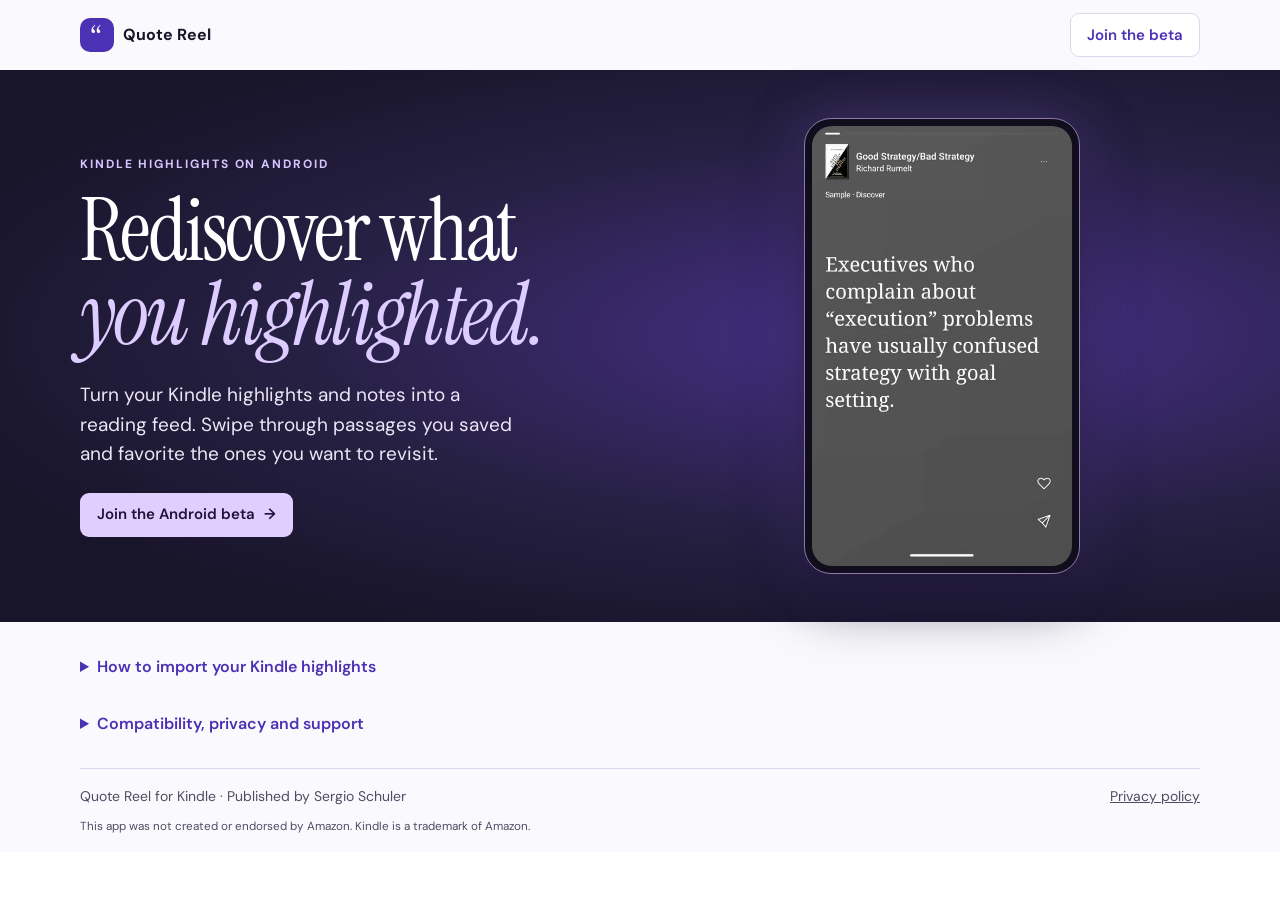
<file: index.html>
<!doctype html>
<html lang="en">
<head><meta name="google-site-verification" content="6V5SVfe9mJkCKMhUqfv1apUXd29265p5tfD_QJU7_Wg" /><meta charset="utf-8"><meta name="viewport" content="width=device-width,initial-scale=1"><meta name="description" content="Rediscover your Kindle highlights on Android. Import directly from Amazon and read offline. No Google Drive or browser extension needed."><title>Quote Reel for Kindle</title><link rel="icon" type="image/png" sizes="512x512" href="favicon.png"><link rel="stylesheet" href="landing.css?v=2"><script src="landing.js?v=2" defer></script></head>
<body>
<div id="qr-proposal">
  <header class="qr-nav qr-wrap">
    <div class="qr-brand"><span class="qr-mark" aria-hidden="true">“</span>Quote Reel</div>
    <a class="qr-btn qr-btn-outline" href="beta/">Join the beta</a>
  </header>
  <main>
    <div class="qr-hero">
      <div class="qr-hero-grid qr-wrap">
        <div>
          <p class="qr-eyebrow">Kindle highlights on Android</p>
          <h1>Rediscover what <em>you highlighted.</em></h1>
          <p class="qr-intro">Turn your Kindle highlights and notes into a reading feed. Swipe through passages you saved and favorite the ones you want to revisit.</p>
          <a class="qr-btn" href="beta/">Join the Android beta <span aria-hidden="true">→</span></a>
        </div>
        <figure class="qr-demo">
          <button type="button" class="qr-phone" aria-label="Play Quote Reel demo">
            <video muted loop playsinline preload="metadata" poster="demo-poster.jpg" aria-hidden="true">
              <source src="demo.mp4" type="video/mp4">
            </video>
          </button>
        </figure>
      </div>
    </div>
    <section class="qr-wrap qr-info" aria-label="About the app">
      <details><summary>How to import your Kindle highlights</summary>
        <ol><li><strong>Sign in to Amazon on your phone.</strong><p>Sync your Kindle over Wi-Fi, then sign in on Amazon’s own page inside Quote Reel.</p></li><li><strong>Import your highlights.</strong><p>Your Amazon.com notebook is saved privately on your phone for offline reading. No desktop computer, browser extension or Google Drive required.</p></li><li><strong>Read at your own pace.</strong><p>Swipe between highlights, tap to pause, or tap a book to read its highlights in order. Notes appear alongside the highlight when present.</p></li></ol>
      </details>
      <details><summary>Compatibility, privacy and support</summary>
        <p>The Android app requires Android 9 or later. Refresh from Amazon while reading; opening the app also refreshes when the last successful import is over 24 hours old. Keep the app open during import. Failed refreshes leave saved highlights unchanged. The browser extension is retired. If you used an earlier Drive-based version, update the Android app and sign in to Amazon again. Your existing Drive exports remain yours; the current app does not use them.</p><p>Only highlights and notes available in Amazon’s online notebook can be imported. Opening a book in the Kindle app does not jump directly to the highlighted passage. There is no advertising. Usage analytics, crash diagnostics and masked session replays in supported builds are enabled by default. Turn collection off in Settings → Usage &amp; crash reports. Your highlight and note text is never sent to analytics; book details and private reading content are protected in replays. See our <a href="privacy.html">privacy policy</a>.</p><p>Questions or help deleting your saved data? Email <a href="mailto:s@productleadership.io">s@productleadership.io</a>.</p>
      </details>
    </section>
  </main>
  <footer class="qr-wrap qr-footer">
    <span>Quote Reel for Kindle · Published by Sergio Schuler</span>
    <a href="privacy.html">Privacy policy</a>
    <small>This app was not created or endorsed by Amazon. Kindle is a trademark of Amazon.</small>
  </footer>
</div>
</body>
</html>
</file>
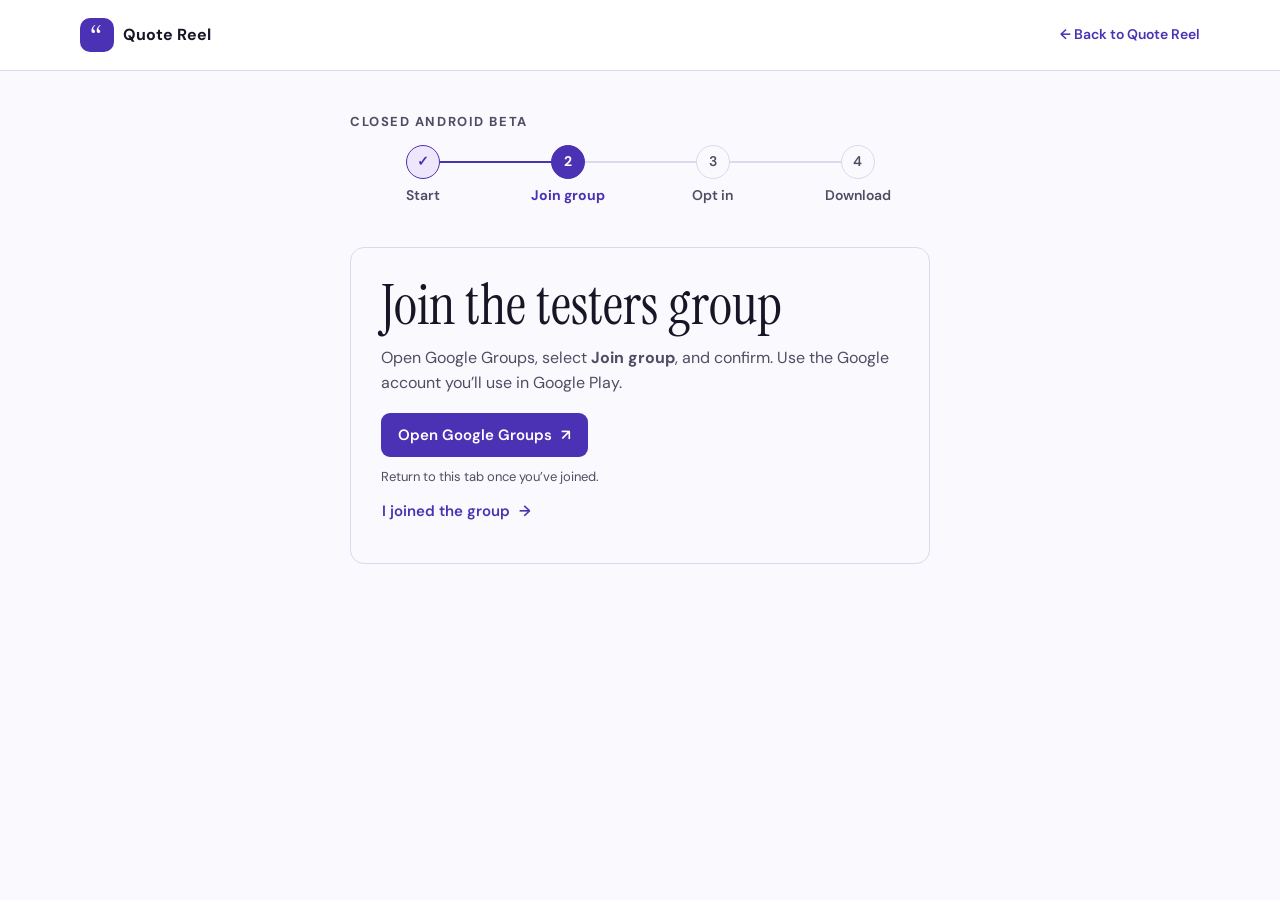
<file: beta/index.html>
<!doctype html>
<html lang="en">
<head>
  <meta charset="utf-8">
  <meta name="viewport" content="width=device-width, initial-scale=1">
  <title>Join the closed Android beta | Quote Reel for Kindle</title>
  <link rel="icon" type="image/png" sizes="512x512" href="../favicon.png">
  <link rel="stylesheet" href="../landing.css">
  <link rel="stylesheet" href="beta.css?v=2">
  <script src="beta.js" defer></script>
</head>
<body>
<div id="qr-proposal" class="qr-beta">
  <header class="beta-header">
    <div class="qr-nav qr-wrap">
      <a class="qr-brand" href="../"><span class="qr-mark" aria-hidden="true">“</span>Quote Reel</a>
      <a class="beta-back" href="../">← Back to Quote Reel</a>
    </div>
  </header>
  <main class="beta-guide">
    <h1>Closed Android beta</h1>
    <ol class="beta-timeline" aria-label="Beta signup progress" hidden>
      <li><span class="beta-node" aria-hidden="true">✓</span>Start<span class="beta-sr" data-completion>, complete</span></li>
      <li><span class="beta-node" aria-hidden="true">2</span>Join group<span class="beta-sr" data-completion hidden>, complete</span></li>
      <li><span class="beta-node" aria-hidden="true">3</span>Opt in<span class="beta-sr" data-completion hidden>, complete</span></li>
      <li><span class="beta-node" aria-hidden="true">4</span>Download<span class="beta-sr" data-completion hidden>, complete</span></li>
    </ol>
    <section id="join-group" class="beta-task" aria-labelledby="join-title">
      <h2 id="join-title" tabindex="-1">Join the testers group</h2>
      <p>Open Google Groups, select <strong>Join group</strong>, and confirm. Use the Google account you’ll use in Google Play.</p>
      <a class="qr-btn qr-btn-primary" data-handoff href="https://groups.google.com/g/quote-reel-testers/about" target="_blank" rel="noopener noreferrer">Open Google Groups <span aria-hidden="true">↗</span><span class="beta-sr"> (opens in a new tab)</span></a>
      <p class="beta-hint">Return to this tab once you’ve joined.</p>
      <a class="qr-btn beta-continue" href="#opt-in">I joined the group <span aria-hidden="true">→</span></a>
    </section>
    <section id="opt-in" class="beta-task" aria-labelledby="opt-title">
      <h2 id="opt-title" tabindex="-1">Opt in to the test</h2>
      <p>Use the same Google account in Google Play and select <strong>Become a tester</strong>.</p>
      <a class="qr-btn qr-btn-primary" data-handoff href="https://play.google.com/apps/testing/com.sergioschuler.kindlequotes" target="_blank" rel="noopener noreferrer">Open Google Play testing <span aria-hidden="true">↗</span><span class="beta-sr"> (opens in a new tab)</span></a>
      <p class="beta-hint">Return to this tab once Google Play confirms you’re a tester.</p>
      <a class="qr-btn beta-continue" href="#download">I opted in <span aria-hidden="true">→</span></a>
      <details>
        <summary>Can’t access the test?</summary>
        <p>Check that you joined the group and that Google Play is using the same account, then reopen the testing link.</p>
      </details>
      <a class="beta-back" href="#join-group">← Back to Join group</a>
    </section>
    <section id="download" class="beta-task" aria-labelledby="download-title">
      <h2 id="download-title" tabindex="-1">Download Quote Reel</h2>
      <p>On your Android phone, open the Google Play listing with the same account and tap <strong>Install</strong>.</p>
      <a class="beta-badge" href="https://play.google.com/store/apps/details?id=com.sergioschuler.kindlequotes" target="_blank" rel="noopener noreferrer">
        <img src="google-play.png" width="168" height="65" alt="Get it on Google Play">
        <span class="beta-sr"> (opens in a new tab)</span>
      </a>
      <details>
        <summary>Can’t see Install?</summary>
        <p>Check the Google account on your phone and confirm your tester status.</p>
        <a class="beta-back" href="#opt-in">← Back to Opt in</a>
      </details>
    </section>
  </main>
</div>
</body>
</html>
</file>
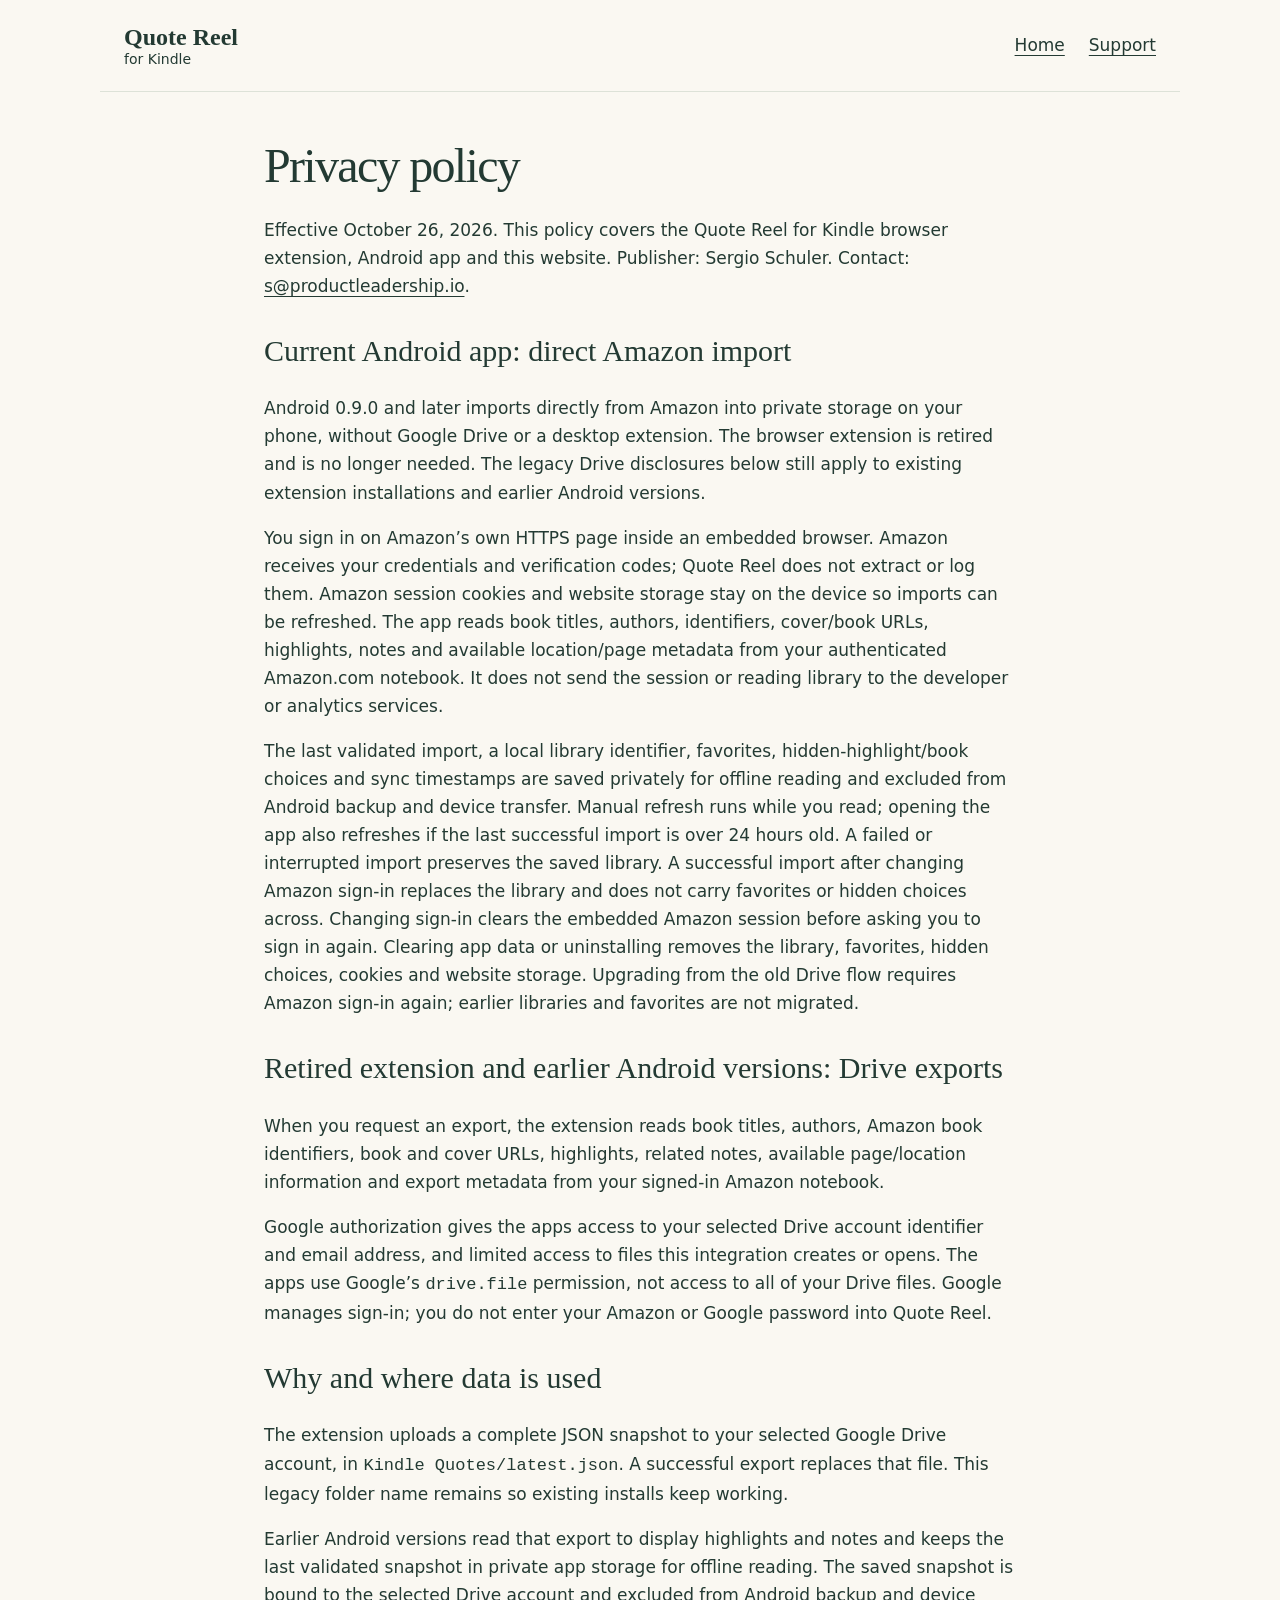
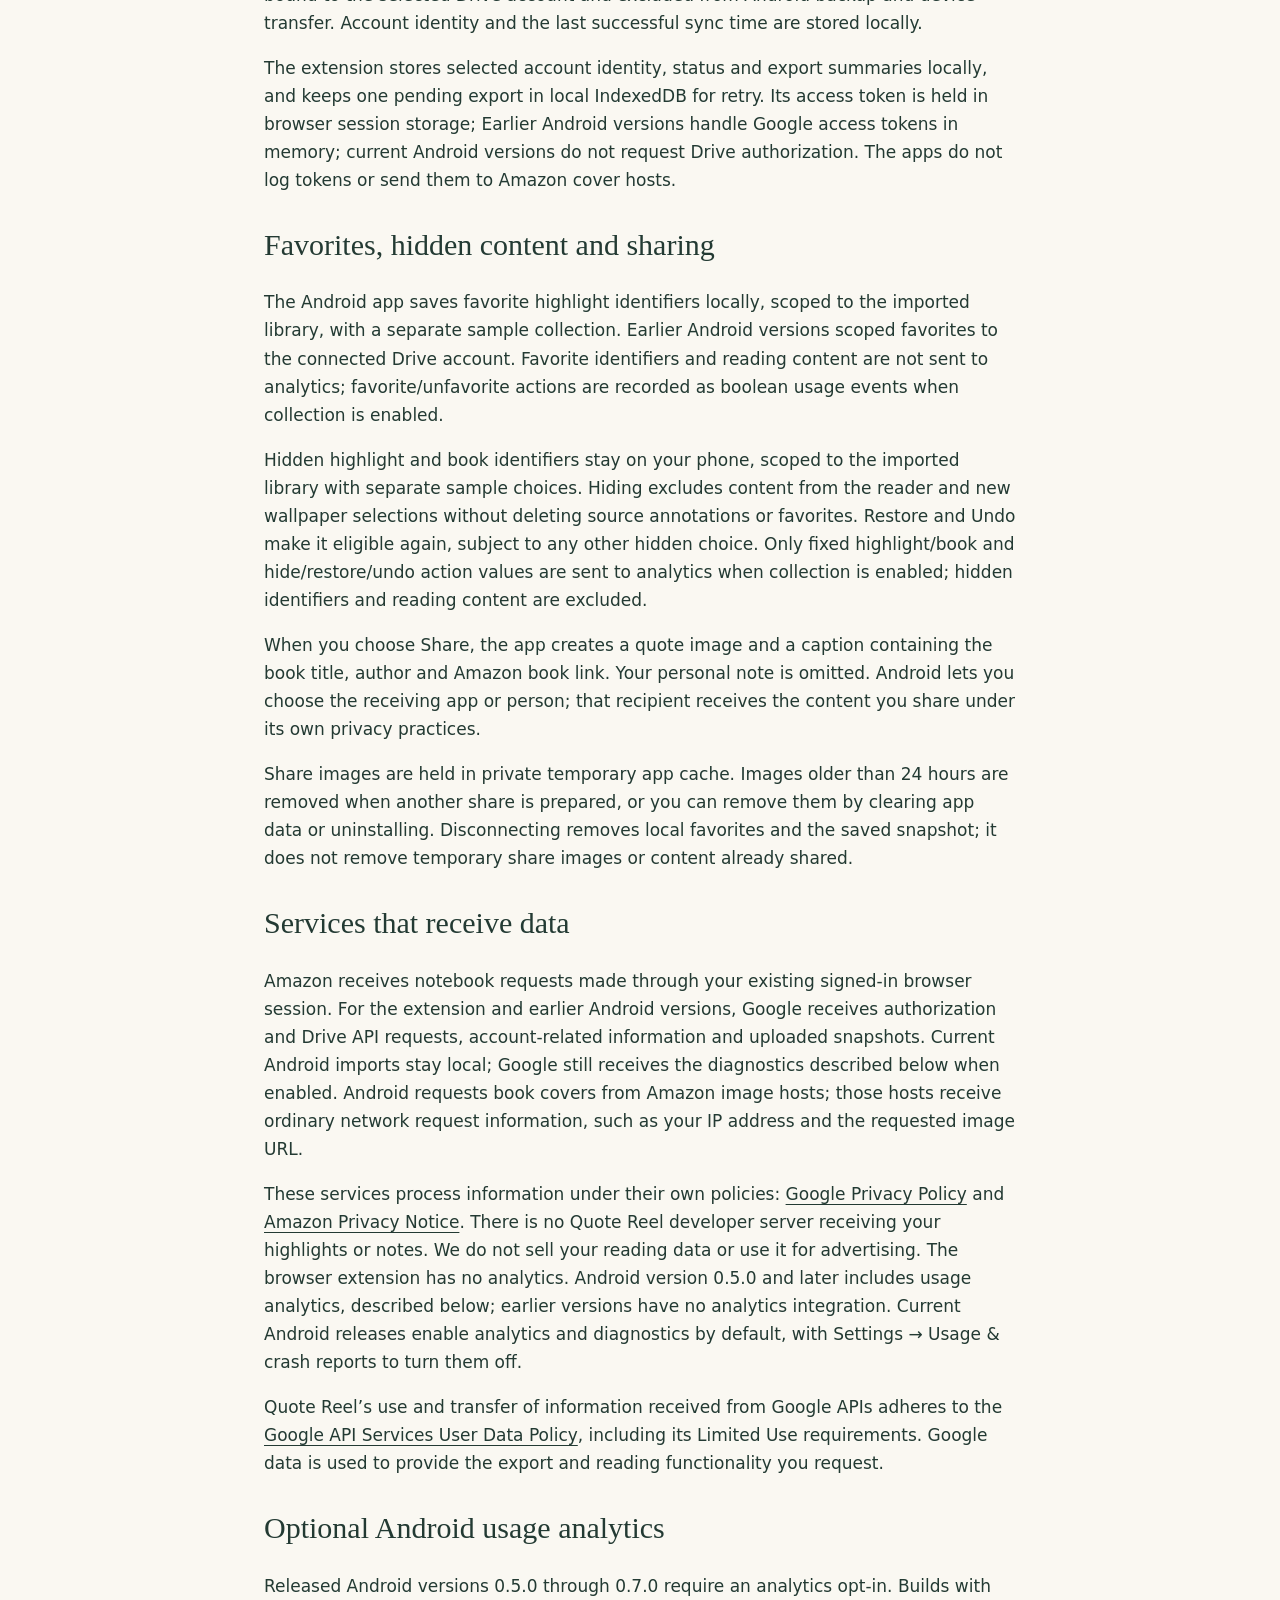
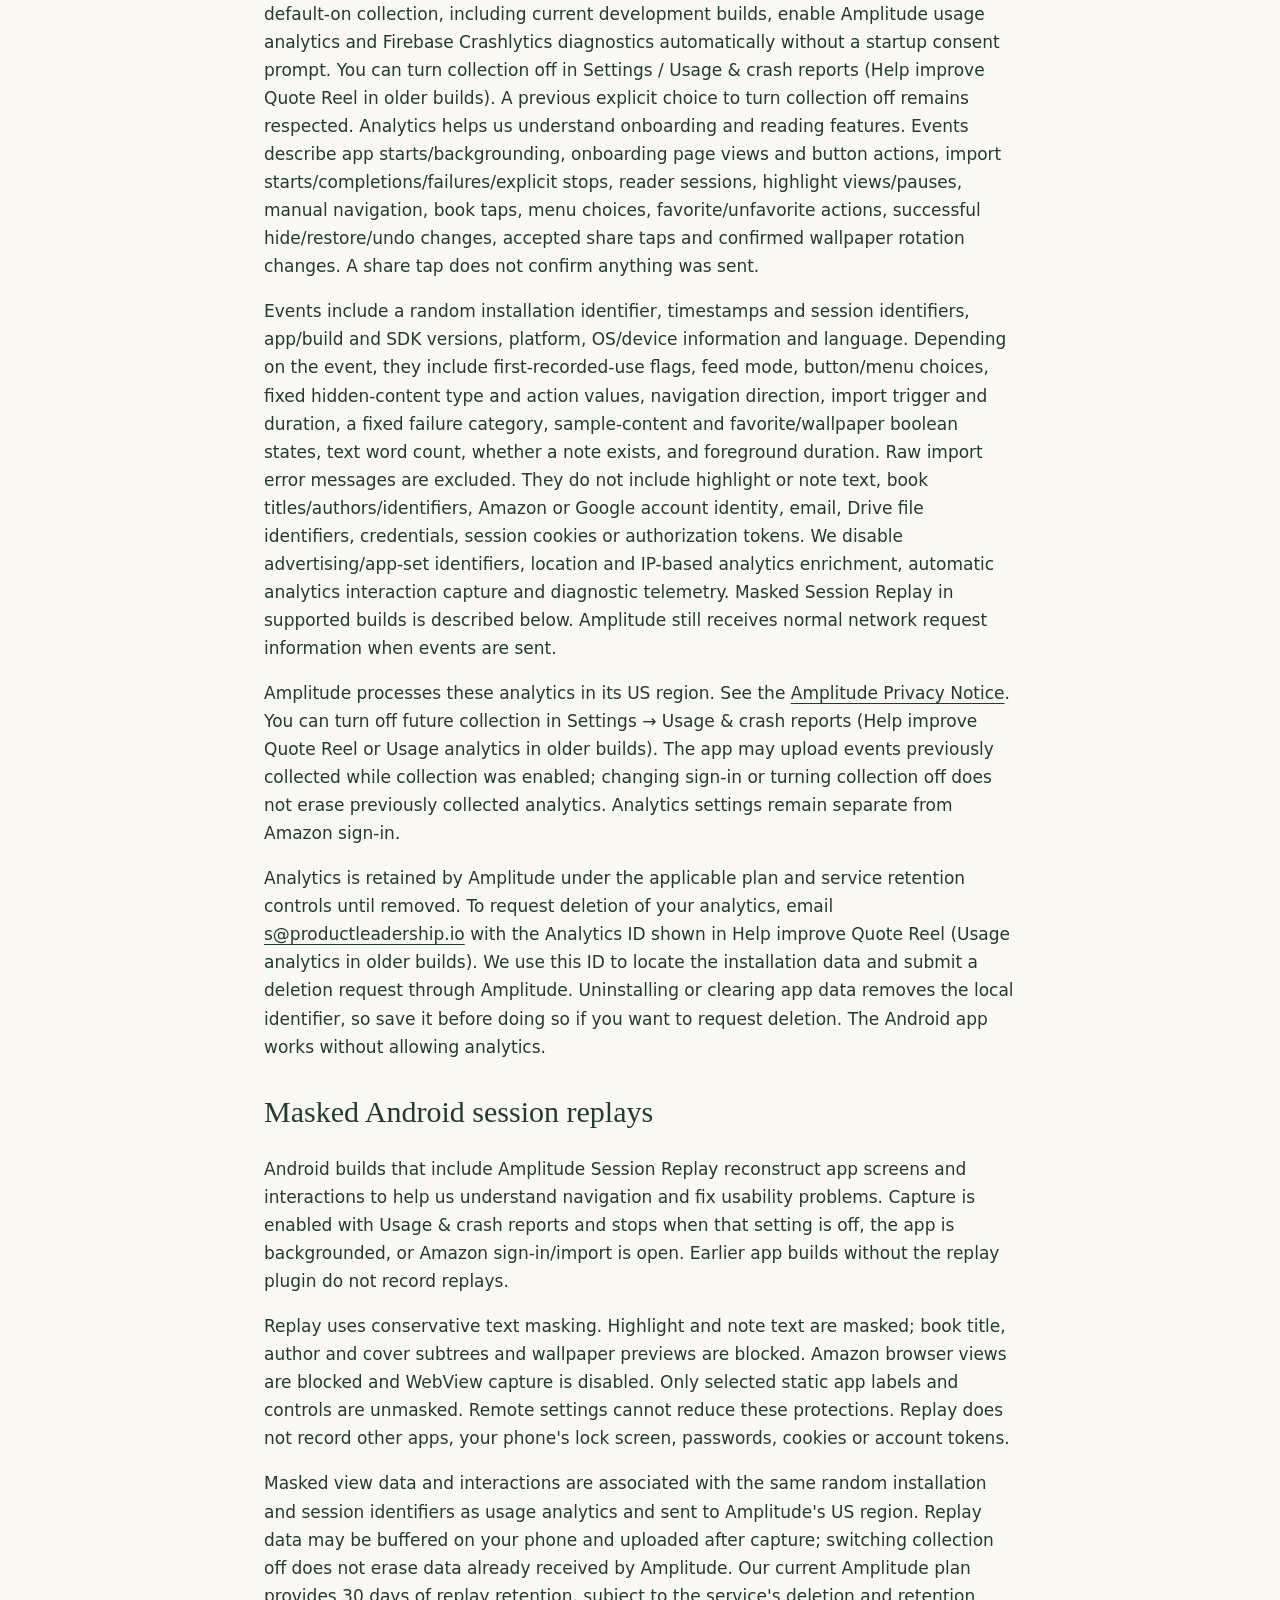
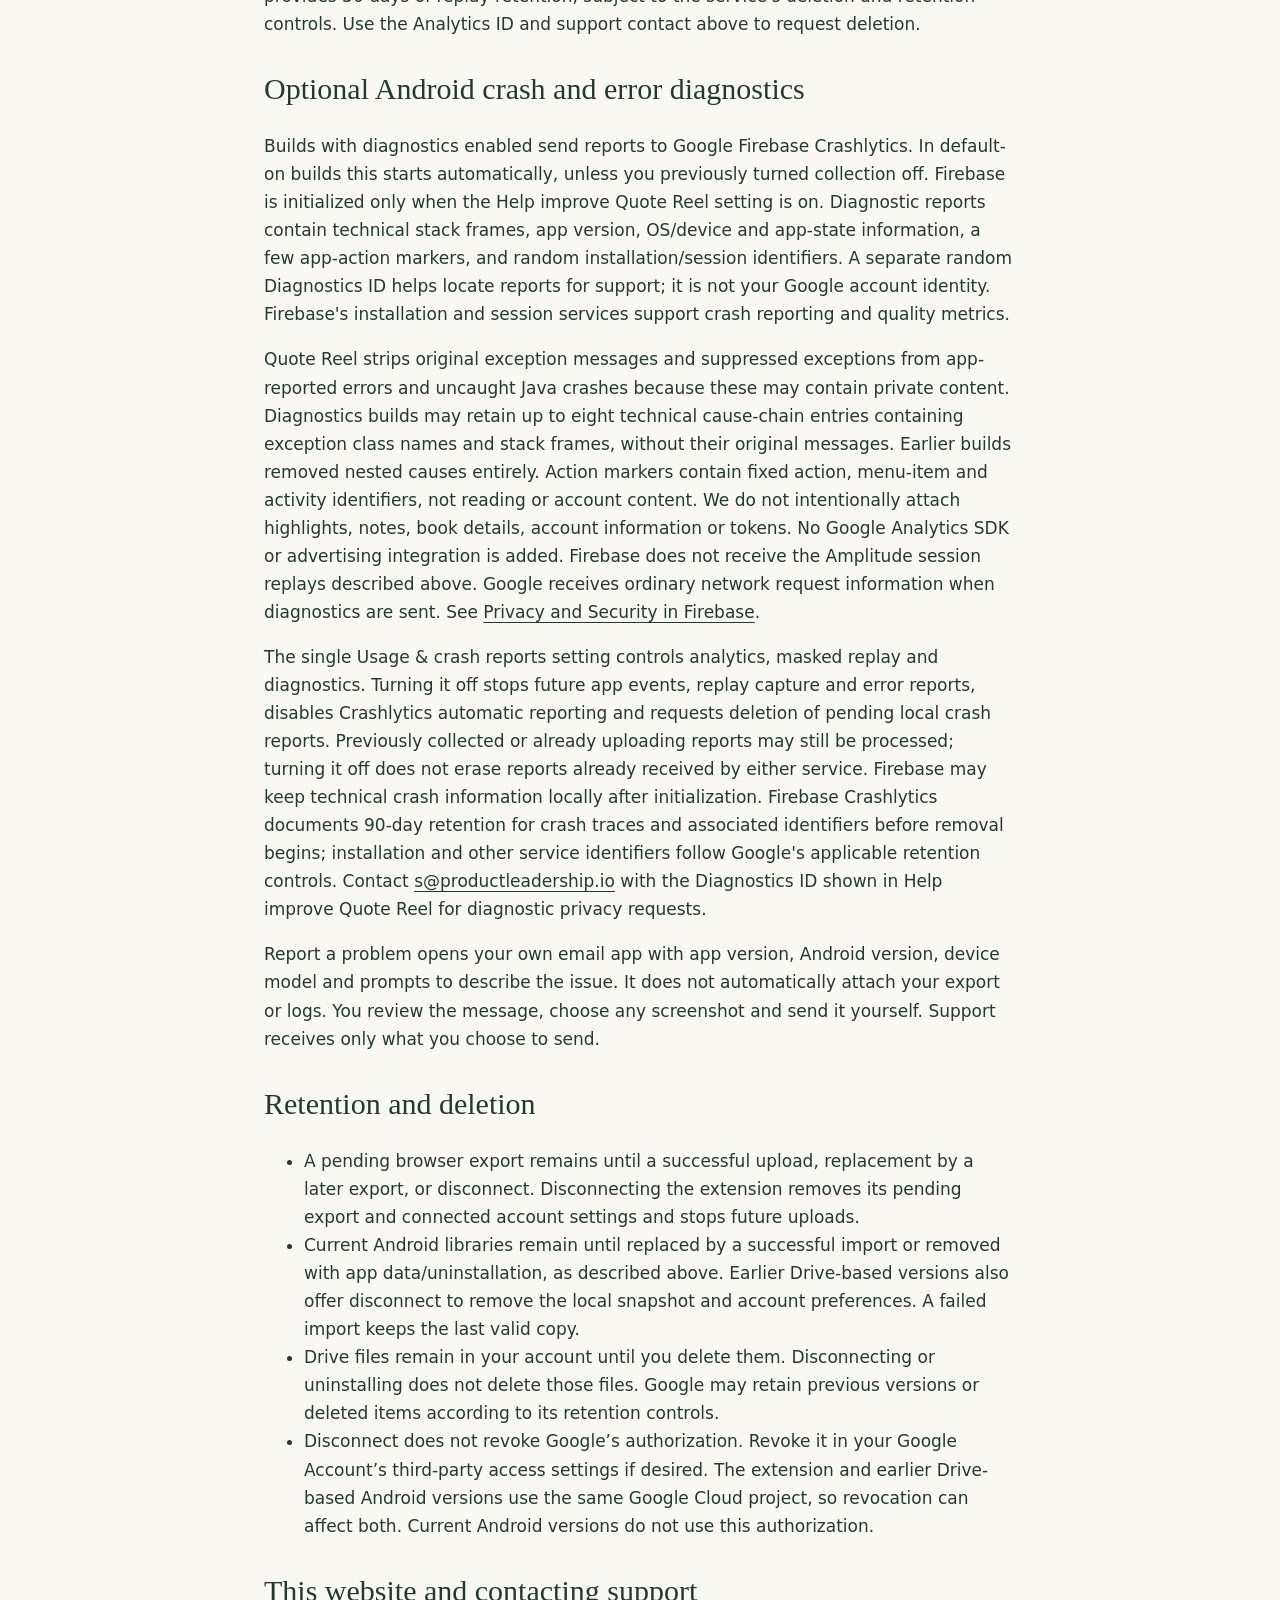
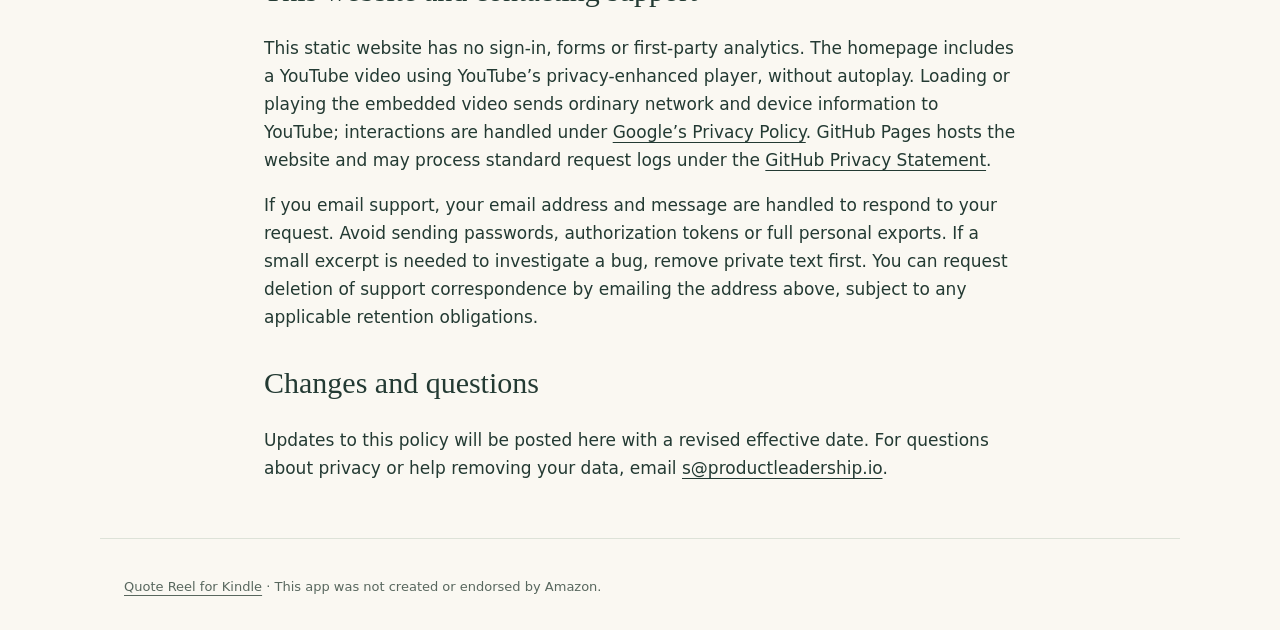
<file: privacy.html>
<!doctype html>
<html lang="en"><head><meta charset="utf-8"><meta name="viewport" content="width=device-width,initial-scale=1"><title>Privacy · Quote Reel for Kindle</title><link rel="icon" type="image/png" sizes="512x512" href="favicon.png"><link rel="stylesheet" href="style.css"></head>
<body><header><a class="brand" href="./">Quote Reel <span>for Kindle</span></a><nav aria-label="Main"><a href="./">Home</a><a href="mailto:s@productleadership.io">Support</a></nav></header>
<main class="policy"><h1>Privacy policy</h1><p>Effective October 26, 2026. This policy covers the Quote Reel for Kindle browser extension, Android app and this website. Publisher: Sergio Schuler. Contact: <a href="mailto:s@productleadership.io">s@productleadership.io</a>.</p>
<section><h2>Current Android app: direct Amazon import</h2><p>Android 0.9.0 and later imports directly from Amazon into private storage on your phone, without Google Drive or a desktop extension. The browser extension is retired and is no longer needed. The legacy Drive disclosures below still apply to existing extension installations and earlier Android versions.</p><p>You sign in on Amazon’s own HTTPS page inside an embedded browser. Amazon receives your credentials and verification codes; Quote Reel does not extract or log them. Amazon session cookies and website storage stay on the device so imports can be refreshed. The app reads book titles, authors, identifiers, cover/book URLs, highlights, notes and available location/page metadata from your authenticated Amazon.com notebook. It does not send the session or reading library to the developer or analytics services.</p><p>The last validated import, a local library identifier, favorites, hidden-highlight/book choices and sync timestamps are saved privately for offline reading and excluded from Android backup and device transfer. Manual refresh runs while you read; opening the app also refreshes if the last successful import is over 24 hours old. A failed or interrupted import preserves the saved library. A successful import after changing Amazon sign-in replaces the library and does not carry favorites or hidden choices across. Changing sign-in clears the embedded Amazon session before asking you to sign in again. Clearing app data or uninstalling removes the library, favorites, hidden choices, cookies and website storage. Upgrading from the old Drive flow requires Amazon sign-in again; earlier libraries and favorites are not migrated.</p></section><section><h2>Retired extension and earlier Android versions: Drive exports</h2><p>When you request an export, the extension reads book titles, authors, Amazon book identifiers, book and cover URLs, highlights, related notes, available page/location information and export metadata from your signed-in Amazon notebook.</p><p>Google authorization gives the apps access to your selected Drive account identifier and email address, and limited access to files this integration creates or opens. The apps use Google’s <code>drive.file</code> permission, not access to all of your Drive files. Google manages sign-in; you do not enter your Amazon or Google password into Quote Reel.</p></section>
<section><h2>Why and where data is used</h2><p>The extension uploads a complete JSON snapshot to your selected Google Drive account, in <code>Kindle Quotes/latest.json</code>. A successful export replaces that file. This legacy folder name remains so existing installs keep working.</p><p>Earlier Android versions read that export to display highlights and notes and keeps the last validated snapshot in private app storage for offline reading. The saved snapshot is bound to the selected Drive account and excluded from Android backup and device transfer. Account identity and the last successful sync time are stored locally.</p><p>The extension stores selected account identity, status and export summaries locally, and keeps one pending export in local IndexedDB for retry. Its access token is held in browser session storage; Earlier Android versions handle Google access tokens in memory; current Android versions do not request Drive authorization. The apps do not log tokens or send them to Amazon cover hosts.</p></section>
<section><h2>Favorites, hidden content and sharing</h2><p>The Android app saves favorite highlight identifiers locally, scoped to the imported library, with a separate sample collection. Earlier Android versions scoped favorites to the connected Drive account. Favorite identifiers and reading content are not sent to analytics; favorite/unfavorite actions are recorded as boolean usage events when collection is enabled.</p><p>Hidden highlight and book identifiers stay on your phone, scoped to the imported library with separate sample choices. Hiding excludes content from the reader and new wallpaper selections without deleting source annotations or favorites. Restore and Undo make it eligible again, subject to any other hidden choice. Only fixed highlight/book and hide/restore/undo action values are sent to analytics when collection is enabled; hidden identifiers and reading content are excluded.</p><p>When you choose Share, the app creates a quote image and a caption containing the book title, author and Amazon book link. Your personal note is omitted. Android lets you choose the receiving app or person; that recipient receives the content you share under its own privacy practices.</p><p>Share images are held in private temporary app cache. Images older than 24 hours are removed when another share is prepared, or you can remove them by clearing app data or uninstalling. Disconnecting removes local favorites and the saved snapshot; it does not remove temporary share images or content already shared.</p></section>
<section><h2>Services that receive data</h2><p>Amazon receives notebook requests made through your existing signed-in browser session. For the extension and earlier Android versions, Google receives authorization and Drive API requests, account-related information and uploaded snapshots. Current Android imports stay local; Google still receives the diagnostics described below when enabled. Android requests book covers from Amazon image hosts; those hosts receive ordinary network request information, such as your IP address and the requested image URL.</p><p>These services process information under their own policies: <a href="https://policies.google.com/privacy">Google Privacy Policy</a> and <a href="https://www.amazon.com/gp/help/customer/display.html?nodeId=GX7NJQ4ZB8MHFRNJ">Amazon Privacy Notice</a>. There is no Quote Reel developer server receiving your highlights or notes. We do not sell your reading data or use it for advertising. The browser extension has no analytics. Android version 0.5.0 and later includes usage analytics, described below; earlier versions have no analytics integration. Current Android releases enable analytics and diagnostics by default, with Settings → Usage &amp; crash reports to turn them off.</p><p>Quote Reel’s use and transfer of information received from Google APIs adheres to the <a href="https://developers.google.com/terms/api-services-user-data-policy">Google API Services User Data Policy</a>, including its Limited Use requirements. Google data is used to provide the export and reading functionality you request.</p></section>
<section><h2>Optional Android usage analytics</h2><p>Released Android versions 0.5.0 through 0.7.0 require an analytics opt-in. Builds with default-on collection, including current development builds, enable Amplitude usage analytics and Firebase Crashlytics diagnostics automatically without a startup consent prompt. You can turn collection off in Settings / Usage &amp; crash reports (Help improve Quote Reel in older builds). A previous explicit choice to turn collection off remains respected. Analytics helps us understand onboarding and reading features. Events describe app starts/backgrounding, onboarding page views and button actions, import starts/completions/failures/explicit stops, reader sessions, highlight views/pauses, manual navigation, book taps, menu choices, favorite/unfavorite actions, successful hide/restore/undo changes, accepted share taps and confirmed wallpaper rotation changes. A share tap does not confirm anything was sent.</p><p>Events include a random installation identifier, timestamps and session identifiers, app/build and SDK versions, platform, OS/device information and language. Depending on the event, they include first-recorded-use flags, feed mode, button/menu choices, fixed hidden-content type and action values, navigation direction, import trigger and duration, a fixed failure category, sample-content and favorite/wallpaper boolean states, text word count, whether a note exists, and foreground duration. Raw import error messages are excluded. They do not include highlight or note text, book titles/authors/identifiers, Amazon or Google account identity, email, Drive file identifiers, credentials, session cookies or authorization tokens. We disable advertising/app-set identifiers, location and IP-based analytics enrichment, automatic analytics interaction capture and diagnostic telemetry. Masked Session Replay in supported builds is described below. Amplitude still receives normal network request information when events are sent.</p><p>Amplitude processes these analytics in its US region. See the <a href="https://amplitude.com/privacy">Amplitude Privacy Notice</a>. You can turn off future collection in Settings → Usage &amp; crash reports (Help improve Quote Reel or Usage analytics in older builds). The app may upload events previously collected while collection was enabled; changing sign-in or turning collection off does not erase previously collected analytics. Analytics settings remain separate from Amazon sign-in.</p><p>Analytics is retained by Amplitude under the applicable plan and service retention controls until removed. To request deletion of your analytics, email <a href="mailto:s@productleadership.io">s@productleadership.io</a> with the Analytics ID shown in Help improve Quote Reel (Usage analytics in older builds). We use this ID to locate the installation data and submit a deletion request through Amplitude. Uninstalling or clearing app data removes the local identifier, so save it before doing so if you want to request deletion. The Android app works without allowing analytics.</p></section>
<section><h2>Masked Android session replays</h2><p>Android builds that include Amplitude Session Replay reconstruct app screens and interactions to help us understand navigation and fix usability problems. Capture is enabled with Usage &amp; crash reports and stops when that setting is off, the app is backgrounded, or Amazon sign-in/import is open. Earlier app builds without the replay plugin do not record replays.</p><p>Replay uses conservative text masking. Highlight and note text are masked; book title, author and cover subtrees and wallpaper previews are blocked. Amazon browser views are blocked and WebView capture is disabled. Only selected static app labels and controls are unmasked. Remote settings cannot reduce these protections. Replay does not record other apps, your phone's lock screen, passwords, cookies or account tokens.</p><p>Masked view data and interactions are associated with the same random installation and session identifiers as usage analytics and sent to Amplitude's US region. Replay data may be buffered on your phone and uploaded after capture; switching collection off does not erase data already received by Amplitude. Our current Amplitude plan provides 30 days of replay retention, subject to the service's deletion and retention controls. Use the Analytics ID and support contact above to request deletion.</p></section>
<section><h2>Optional Android crash and error diagnostics</h2><p>Builds with diagnostics enabled send reports to Google Firebase Crashlytics. In default-on builds this starts automatically, unless you previously turned collection off. Firebase is initialized only when the Help improve Quote Reel setting is on. Diagnostic reports contain technical stack frames, app version, OS/device and app-state information, a few app-action markers, and random installation/session identifiers. A separate random Diagnostics ID helps locate reports for support; it is not your Google account identity. Firebase's installation and session services support crash reporting and quality metrics.</p><p>Quote Reel strips original exception messages and suppressed exceptions from app-reported errors and uncaught Java crashes because these may contain private content. Diagnostics builds may retain up to eight technical cause-chain entries containing exception class names and stack frames, without their original messages. Earlier builds removed nested causes entirely. Action markers contain fixed action, menu-item and activity identifiers, not reading or account content. We do not intentionally attach highlights, notes, book details, account information or tokens. No Google Analytics SDK or advertising integration is added. Firebase does not receive the Amplitude session replays described above. Google receives ordinary network request information when diagnostics are sent. See <a href="https://firebase.google.com/support/privacy">Privacy and Security in Firebase</a>.</p><p>The single Usage &amp; crash reports setting controls analytics, masked replay and diagnostics. Turning it off stops future app events, replay capture and error reports, disables Crashlytics automatic reporting and requests deletion of pending local crash reports. Previously collected or already uploading reports may still be processed; turning it off does not erase reports already received by either service. Firebase may keep technical crash information locally after initialization. Firebase Crashlytics documents 90-day retention for crash traces and associated identifiers before removal begins; installation and other service identifiers follow Google's applicable retention controls. Contact <a href="mailto:s@productleadership.io">s@productleadership.io</a> with the Diagnostics ID shown in Help improve Quote Reel for diagnostic privacy requests.</p><p>Report a problem opens your own email app with app version, Android version, device model and prompts to describe the issue. It does not automatically attach your export or logs. You review the message, choose any screenshot and send it yourself. Support receives only what you choose to send.</p></section>
<section><h2>Retention and deletion</h2><ul><li>A pending browser export remains until a successful upload, replacement by a later export, or disconnect. Disconnecting the extension removes its pending export and connected account settings and stops future uploads.</li><li>Current Android libraries remain until replaced by a successful import or removed with app data/uninstallation, as described above. Earlier Drive-based versions also offer disconnect to remove the local snapshot and account preferences. A failed import keeps the last valid copy.</li><li>Drive files remain in your account until you delete them. Disconnecting or uninstalling does not delete those files. Google may retain previous versions or deleted items according to its retention controls.</li><li>Disconnect does not revoke Google’s authorization. Revoke it in your Google Account’s third-party access settings if desired. The extension and earlier Drive-based Android versions use the same Google Cloud project, so revocation can affect both. Current Android versions do not use this authorization.</li></ul></section>
<section><h2>This website and contacting support</h2><p>This static website has no sign-in, forms or first-party analytics. The homepage includes a YouTube video using YouTube’s privacy-enhanced player, without autoplay. Loading or playing the embedded video sends ordinary network and device information to YouTube; interactions are handled under <a href="https://policies.google.com/privacy">Google’s Privacy Policy</a>. GitHub Pages hosts the website and may process standard request logs under the <a href="https://docs.github.com/en/site-policy/privacy-policies/github-general-privacy-statement">GitHub Privacy Statement</a>.</p><p>If you email support, your email address and message are handled to respond to your request. Avoid sending passwords, authorization tokens or full personal exports. If a small excerpt is needed to investigate a bug, remove private text first. You can request deletion of support correspondence by emailing the address above, subject to any applicable retention obligations.</p></section>
<section><h2>Changes and questions</h2><p>Updates to this policy will be posted here with a revised effective date. For questions about privacy or help removing your data, email <a href="mailto:s@productleadership.io">s@productleadership.io</a>.</p></section></main>
<footer><p><a href="./">Quote Reel for Kindle</a> · This app was not created or endorsed by Amazon.</p></footer></body></html>
</file>
<file: landing.css>
@import url('https://fonts.googleapis.com/css2?family=DM+Sans:wght@400;500;600;700&family=Instrument+Serif:ital@0;1&display=swap');
#qr-proposal { --ink:#171526; --muted:#514c64; --paper:#faf9fd; --accent:#4b32b4; --edge:#ded8ed; color:var(--ink); background:var(--paper); font: 16px/1.55 'DM Sans', sans-serif; overflow:hidden; color-scheme:light; }
#qr-proposal * { box-sizing:border-box; }
#qr-proposal [hidden] { display:none !important; }
#qr-proposal a { color:inherit; }
#qr-proposal :focus-visible { outline:3px solid #9b6eff; outline-offset:4px; }
#qr-proposal .qr-wrap { width:min(100% - 56px,1120px); margin:auto; }
#qr-proposal .qr-nav { display:flex; justify-content:space-between; align-items:center; gap:12px; min-height:70px; }
#qr-proposal .qr-brand { display:flex; align-items:center; gap:9px; font-weight:700; }
#qr-proposal .qr-mark { display:grid; place-items:center; width:34px; height:34px; border-radius:10px; color:white; background:var(--accent); font: 35px/1 'Instrument Serif', Georgia, serif; padding-top:6px; }
#qr-proposal .qr-btn { display:inline-flex; align-items:center; justify-content:center; min-height:44px; gap:9px; padding:9px 16px; border:1px solid transparent; border-radius:9px; font:600 15px/1.25 'DM Sans', sans-serif; text-decoration:none; text-align:center; }
#qr-proposal .qr-btn-primary { background:var(--accent); color:#fff; }
#qr-proposal .qr-btn-primary:hover { background:#392491; }
#qr-proposal .qr-btn-outline { border-color:var(--edge); color:var(--accent); background:#fff; }
#qr-proposal .qr-btn-outline:hover { border-color:var(--accent); }
#qr-proposal .qr-hero { background:radial-gradient(ellipse at 72% 48%,#49308a 0%,#262043 48%,#181429 82%); color:#fff; }
#qr-proposal .qr-hero-grid { min-height:552px; display:grid; grid-template-columns: 1.12fr 1fr; align-items:center; gap:25px; padding-block:28px; }
#qr-proposal .qr-eyebrow { margin:0 0 15px; font-size:12px; font-weight:700; letter-spacing:.16em; text-transform:uppercase; color:#d5c5ff; }
#qr-proposal h1 { color:inherit; font:400 clamp(46px,7.1vw,86px)/.98 'Instrument Serif',Georgia,serif; letter-spacing:-.027em; margin:0; text-wrap:balance; }
#qr-proposal h1 em { color:#ddccff; }
#qr-proposal .qr-intro { max-width:34ch; color:#ece6f6; margin:23px 0 24px; font-size:clamp(16px,2vw,19px); }
#qr-proposal .qr-hero .qr-btn { color:#201337; background:#e0ceff; }
#qr-proposal .qr-hero .qr-btn:hover { background:#f0e4ff; }
#qr-proposal .qr-demo { position:relative; margin:0; display:grid; justify-items:center; }
#qr-proposal .qr-phone { position:relative; width:min(100%,276px); padding:7px; border-radius:27px; background:#100d1d; border:1px solid #8d7aab; box-shadow:0 24px 60px #110d26b3,0 0 60px #ab87fa44; cursor:pointer; }
#qr-proposal video { display:block; background:#413e48; width:100%; aspect-ratio:480/814; object-fit:cover; border-radius:20px; }
#qr-proposal details { margin-top:18px; color:var(--muted); }
#qr-proposal summary { color:var(--accent); font-weight:600; padding-block:7px; }
#qr-proposal details p { margin:7px 0; max-width:65ch; }
#qr-proposal .qr-footer { border-top:1px solid var(--edge); display:flex; justify-content:space-between; flex-wrap:wrap; gap:10px; padding-block:17px; color:var(--muted); font-size:14px; }
@media(max-width:630px) {
  #qr-proposal .qr-wrap { width:calc(100% - 36px); }
  #qr-proposal .qr-hero-grid { grid-template-columns:1fr; padding-block:29px; gap:23px; text-align:center; }
  #qr-proposal .qr-intro { margin:13px auto 17px; }
  #qr-proposal .qr-phone { width:min(100%,235px); }
}
body { margin:0; }
#qr-proposal .qr-info { padding-block:8px 24px; }
#qr-proposal .qr-info li p { margin-bottom:9px; }
#qr-proposal .qr-footer small { flex-basis:100%; }
</file>
<file: beta/beta.css>
#qr-proposal.qr-beta { min-height:100vh; }
#qr-proposal .beta-header { background:#fff; border-bottom:1px solid var(--edge); }
#qr-proposal .beta-header .qr-brand { text-decoration:none; white-space:nowrap; }
#qr-proposal .beta-back { display:inline-flex; align-items:center; min-height:44px; color:var(--accent); font-size:14px; font-weight:600; text-decoration:none; }
#qr-proposal .beta-back:hover { text-decoration:underline; }
#qr-proposal .beta-guide { max-width:640px; margin:auto; padding:clamp(22px,5vw,42px) clamp(15px,4vw,30px) 36px; }
#qr-proposal .beta-guide h1 { color:var(--muted); font:700 13px/1.4 'DM Sans',sans-serif; letter-spacing:.12em; text-transform:uppercase; margin-bottom:14px; }
#qr-proposal .beta-timeline { display:grid; grid-template-columns:repeat(4,minmax(0,1fr)); list-style:none; margin:0 0 clamp(22px,5vw,40px); padding:0; text-align:center; }
#qr-proposal .beta-timeline li { position:relative; display:grid; justify-items:center; gap:6px; color:var(--muted); font-size:clamp(11px,2.2vw,14px); font-weight:600; }
#qr-proposal .beta-timeline li + li::before { content:""; position:absolute; width:100%; right:50%; top:16px; height:2px; background:var(--edge); }
#qr-proposal .beta-timeline li.is-complete::before, #qr-proposal .beta-timeline li[aria-current]::before { background:var(--accent); }
#qr-proposal .beta-node { position:relative; z-index:1; display:grid; place-items:center; width:34px; height:34px; border-radius:50%; border:1px solid var(--edge); background:var(--paper); font-size:14px; }
#qr-proposal .beta-timeline [aria-current] { color:var(--accent); font-weight:700; }
#qr-proposal .beta-timeline [aria-current] .beta-node { color:#fff; background:var(--accent); border-color:var(--accent); }
#qr-proposal .beta-timeline .is-complete .beta-node { color:var(--accent); background:#eee7fc; border-color:var(--accent); }
#qr-proposal .beta-task { padding:clamp(15px,4vw,30px); border:1px solid var(--edge); border-radius:14px; }
#qr-proposal .beta-task + .beta-task { margin-top:14px; }
#qr-proposal .beta-task h2 { font:400 clamp(36px,7vw,56px)/.98 'Instrument Serif',Georgia,serif; margin:0 0 13px; text-wrap:balance; }
#qr-proposal .beta-task p { color:var(--muted); margin:0 0 18px; }
#qr-proposal .beta-task .beta-hint { margin:10px 0 2px; font-size:13px; }
#qr-proposal .beta-continue:not(.qr-btn-primary) { padding-inline:0; color:var(--accent); }
#qr-proposal .beta-continue:not(.qr-btn-primary):hover { text-decoration:underline; }
#qr-proposal .beta-task details { border-top:1px solid var(--edge); padding-top:6px; margin-top:9px; font-size:13px; }
#qr-proposal .beta-badge { display:inline-block; vertical-align:middle; }
#qr-proposal .beta-badge img { display:block; max-width:100%; height:auto; }
#qr-proposal .beta-sr { position:absolute; width:1px; height:1px; padding:0; margin:-1px; overflow:hidden; clip-path:inset(50%); white-space:nowrap; }
@media (max-width:480px) {
  #qr-proposal .beta-task .qr-btn-primary, #qr-proposal .beta-task .qr-btn-outline { display:flex; width:100%; }
}
</file>
<file: style.css>
:root{color-scheme:light;--ink:#233a33;--paper:#faf8f2;--muted:#58675e}*{box-sizing:border-box}body{margin:0;background:var(--paper);color:var(--ink);font:17px/1.65 system-ui,sans-serif}header,main,footer{max-width:1080px;margin:auto;padding:24px}header{display:flex;align-items:center;justify-content:space-between;gap:24px;border-bottom:1px solid #dde2d8}.brand{text-decoration:none;font:700 24px Georgia,serif}.brand span{font:14px system-ui;display:block}nav{display:flex;gap:24px}a{color:inherit;text-underline-offset:4px}a:focus-visible{outline:3px solid #406d58;outline-offset:5px}.hero{padding:80px 0 64px}.eyebrow{font-size:12px;font-weight:700;letter-spacing:.2em;color:var(--muted)}h1{font:normal clamp(38px,6vw,72px)/1.08 Georgia,serif;letter-spacing:-.035em;max-width:900px;margin:24px 0}h2{font:normal 30px/1.25 Georgia,serif}h3{font-size:20px}.lead{font-size:21px;max-width:650px;color:var(--muted)}.status{display:inline-block;border:1px solid #bec9be;border-radius:100px;padding:5px 15px;font-size:14px}.steps{border-block:1px solid #dde2d8;padding:36px 0}.steps ol{display:grid;grid-template-columns:repeat(3,1fr);gap:36px;padding-left:24px}.steps li{padding-left:4px}.steps p{color:var(--muted)}.details{padding:36px 0;max-width:760px}footer{font-size:13px;color:var(--muted);border-top:1px solid #dde2d8}.policy{max-width:800px}.policy h1{font-size:48px}.policy section{margin:32px 0}@media(max-width:650px){header,main,footer{padding:20px}header{align-items:flex-start}nav{gap:16px;font-size:15px}.hero{padding:48px 0 32px}.steps ol{grid-template-columns:1fr;gap:16px}.lead{font-size:19px}.policy h1{font-size:38px}}

.preview{display:grid;grid-template-columns:1fr minmax(0,360px);align-items:center;gap:48px;padding:0 0 64px}.preview p{max-width:440px;color:var(--muted)}.preview iframe{display:block;width:100%;height:auto;aspect-ratio:9/16;border:0;border-radius:20px;background:#171c19}@media(max-width:650px){.preview{grid-template-columns:1fr;gap:24px;padding-bottom:36px}.preview iframe{max-width:360px;margin:auto}}
</file>
